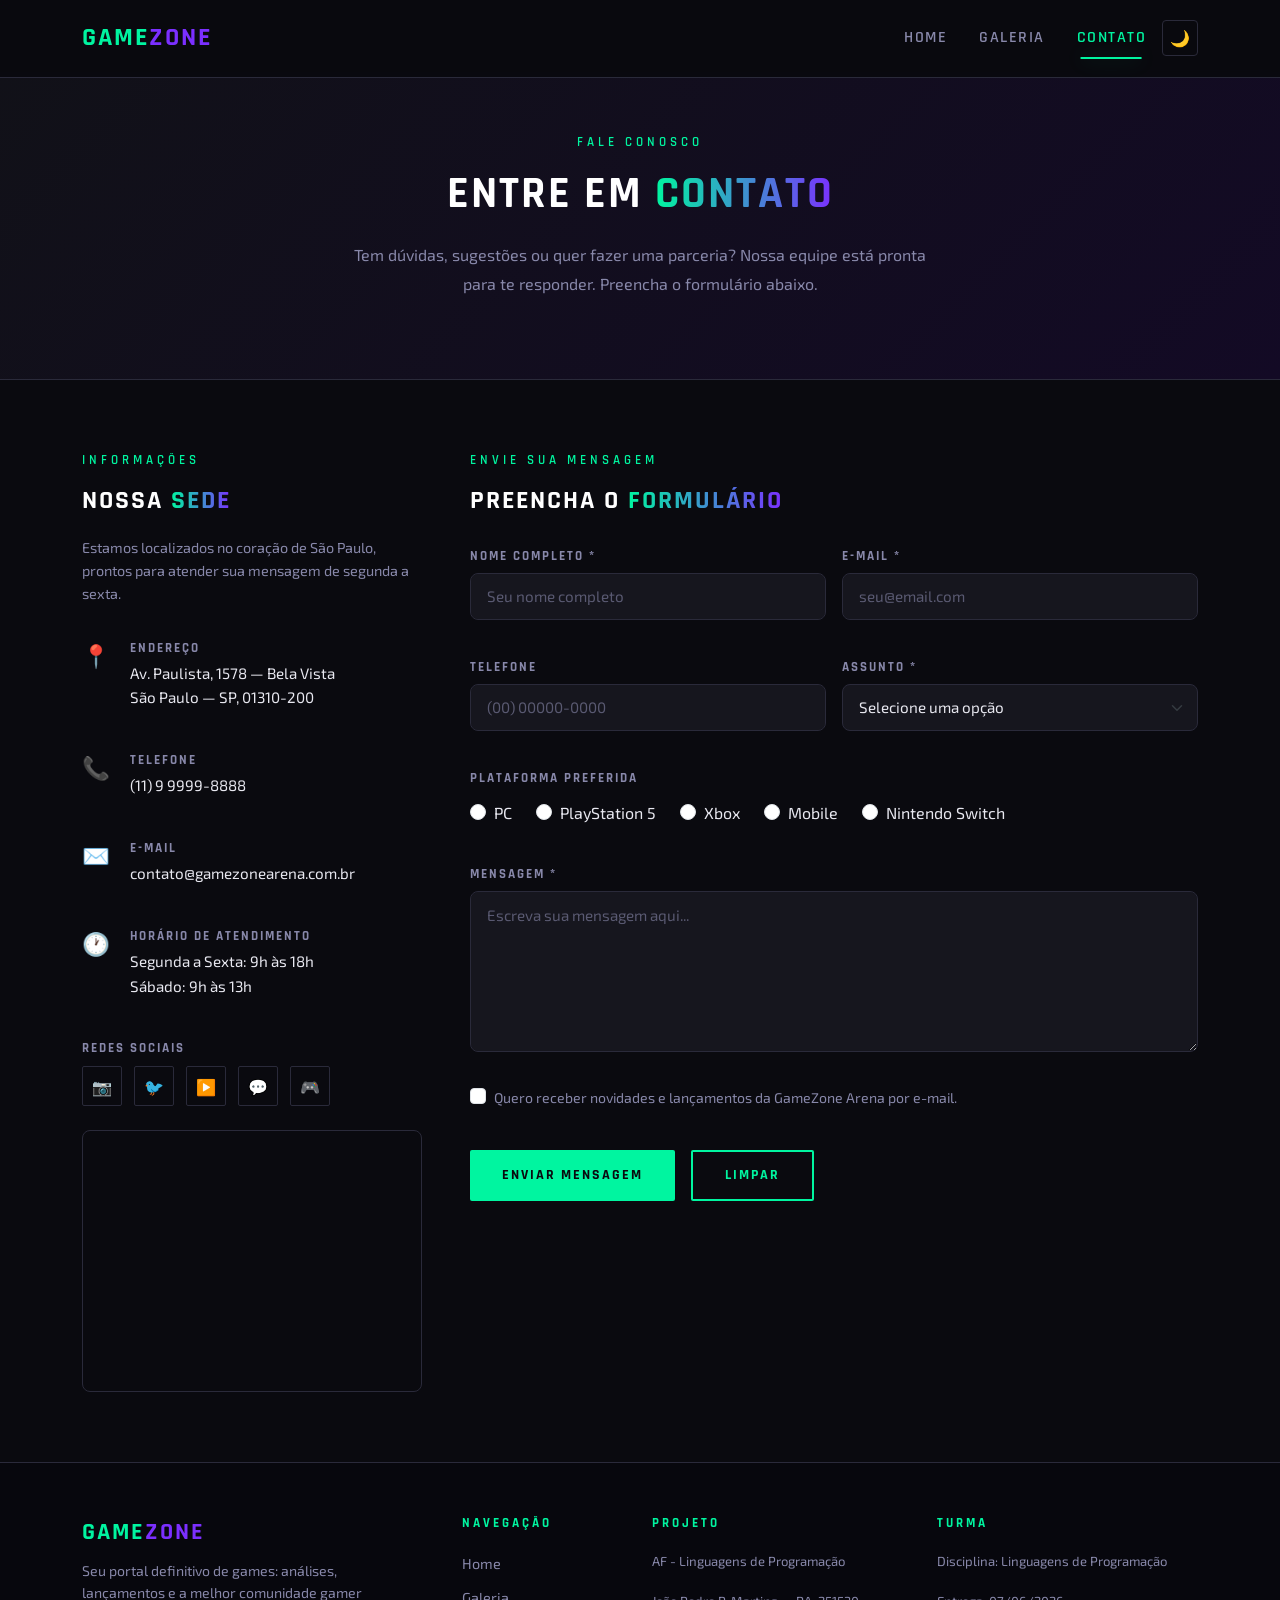
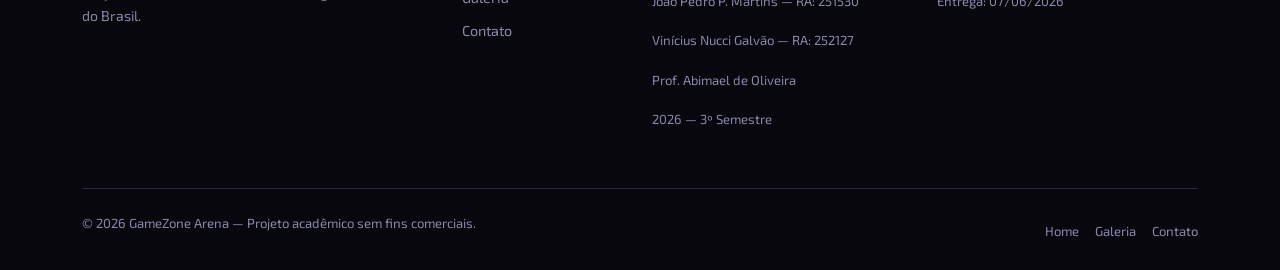
<file: contato.html>
<!--
AF - Avaliação Final - Linguagens de Programação
Tema do Projeto: GameZone Arena - Portal de Games
Aluno 1: João Pedro Pereira Martins - RA: 251530
Aluno 2: Vinícius Nucci Galvão - RA: 252127
Professor: Abimael de Oliveira
Data de entrega: 07/06
-->
<!DOCTYPE html>
<html lang="pt-br">

<head>
    <meta charset="UTF-8">
    <meta name="viewport" content="width=device-width, initial-scale=1.0">
    <title>GameZone Arena - Contato</title>

    <!-- Bootstrap CSS -->
    <link href="https://cdn.jsdelivr.net/npm/bootstrap@5.3.3/dist/css/bootstrap.min.css" rel="stylesheet">

    <!-- CSS próprio -->
    <link rel="stylesheet" href="./css/style.css">
</head>

<body>

    <!-- ===== HEADER / NAV ===== -->
    <header>
        <nav class="navbar navbar-expand-lg fixed-top">
            <div class="container">
                <a class="navbar-brand" href="index.html">GAME<span>ZONE</span></a>

                <div class="d-flex align-items-center gap-2 order-lg-last">
                    <button id="btnTema" class="btn-tema" title="Alternar tema">🌙</button>
                    <button class="navbar-toggler ms-2" type="button" data-bs-toggle="collapse"
                        data-bs-target="#menuPrincipal" aria-controls="menuPrincipal" aria-expanded="false"
                        aria-label="Abrir menu">
                        <span class="navbar-toggler-icon"></span>
                    </button>
                </div>

                <div class="collapse navbar-collapse" id="menuPrincipal">
                    <ul class="navbar-nav ms-auto">
                        <li class="nav-item">
                            <a class="nav-link" href="index.html">Home</a>
                        </li>
                        <li class="nav-item">
                            <a class="nav-link" href="galeria.html">Galeria</a>
                        </li>
                        <li class="nav-item">
                            <a class="nav-link" href="contato.html">Contato</a>
                        </li>
                    </ul>
                </div>
            </div>
        </nav>
    </header>

    <main>

        <!-- ===== PAGE HERO ===== -->
        <section class="page-hero">
            <div class="container">
                <span class="sec-label">Fale Conosco</span>
                <h1 class="sec-titulo">Entre em <span class="titulo-gradiente">Contato</span></h1>
                <p class="sec-subtitulo">Tem dúvidas, sugestões ou quer fazer uma parceria? Nossa equipe está pronta
                    para te responder. Preencha o formulário abaixo.</p>
            </div>
        </section>

        <!-- ===== SEÇÃO CONTATO ===== -->
        <section class="sec-contato">
            <div class="container">
                <div class="row g-5">

                    <!-- Coluna de informações -->
                    <div class="col-lg-4">
                        <span class="sec-label">Informações</span>
                        <h2 class="sec-titulo" style="font-size:1.6rem;">Nossa <span
                                class="titulo-gradiente">Sede</span></h2>
                        <p style="color: var(--cor-texto-muted); font-size: 0.9rem; margin-bottom: 2rem;">
                            Estamos localizados no coração de São Paulo, prontos para atender sua mensagem de segunda a
                            sexta.
                        </p>

                        <div class="contato-info">

                            <div class="info-item">
                                <span class="info-icone">📍</span>
                                <div>
                                    <p class="info-titulo">Endereço</p>
                                    <p class="info-valor">Av. Paulista, 1578 — Bela Vista<br>São Paulo — SP, 01310-200
                                    </p>
                                </div>
                            </div>

                            <div class="info-item">
                                <span class="info-icone">📞</span>
                                <div>
                                    <p class="info-titulo">Telefone</p>
                                    <p class="info-valor">(11) 9 9999-8888</p>
                                </div>
                            </div>

                            <div class="info-item">
                                <span class="info-icone">✉️</span>
                                <div>
                                    <p class="info-titulo">E-mail</p>
                                    <p class="info-valor">contato@gamezonearena.com.br</p>
                                </div>
                            </div>

                            <div class="info-item">
                                <span class="info-icone">🕐</span>
                                <div>
                                    <p class="info-titulo">Horário de Atendimento</p>
                                    <p class="info-valor">Segunda a Sexta: 9h às 18h<br>Sábado: 9h às 13h</p>
                                </div>
                            </div>

                        </div>

                        <!-- Redes Sociais -->
                        <div class="mt-4">
                            <p class="info-titulo">Redes Sociais</p>
                            <div class="redes-sociais">
                                <a href="#" class="rede-btn" title="Instagram" aria-label="Instagram da GameZone">📷</a>
                                <a href="#" class="rede-btn" title="Twitter / X" aria-label="Twitter da GameZone">🐦</a>
                                <a href="#" class="rede-btn" title="YouTube" aria-label="YouTube da GameZone">▶️</a>
                                <a href="#" class="rede-btn" title="Discord" aria-label="Discord da GameZone">💬</a>
                                <a href="#" class="rede-btn" title="Twitch" aria-label="Twitch da GameZone">🎮</a>
                            </div>
                        </div>

                        <!-- Mapa -->
                        <div class="mapa-wrapper mt-4">
                            <iframe
                                src="https://www.google.com/maps/embed?pb=!1m18!1m12!1m3!1d3657.1977697748!2d-46.65590608502204!3d-23.56139798468178!2m3!1f0!2f0!3f0!3m2!1i1024!2i768!4f13.1!3m3!1m2!1s0x94ce59c8da0aa315%3A0xd59f9431f2c9776a!2sAv.%20Paulista%2C%201578%20-%20Bela%20Vista%2C%20S%C3%A3o%20Paulo%20-%20SP!5e0!3m2!1spt-BR!2sbr!4v1649080000000!5m2!1spt-BR!2sbr"
                                width="100%" height="260" style="border:0;" allowfullscreen="" loading="lazy"
                                referrerpolicy="no-referrer-when-downgrade"
                                title="Mapa com localização da GameZone Arena na Av. Paulista, São Paulo">
                            </iframe>
                        </div>

                    </div>

                    <!-- Coluna do formulário -->
                    <div class="col-lg-8">
                        <span class="sec-label">Envie sua mensagem</span>
                        <h2 class="sec-titulo" style="font-size:1.6rem; margin-bottom: 1.5rem;">Preencha o <span
                                class="titulo-gradiente">Formulário</span></h2>

                        <form class="form-contato" id="formContato" action="#" method="post" novalidate>

                            <div class="row g-3">

                                <!-- Nome -->
                                <div class="col-md-6">
                                    <div class="mb-3">
                                        <label for="nome" class="form-label">Nome Completo *</label>
                                        <input type="text" id="nome" name="nome" class="form-control"
                                            placeholder="Seu nome completo" required minlength="3" aria-required="true">
                                    </div>
                                </div>

                                <!-- E-mail -->
                                <div class="col-md-6">
                                    <div class="mb-3">
                                        <label for="email" class="form-label">E-mail *</label>
                                        <input type="email" id="email" name="email" class="form-control"
                                            placeholder="seu@email.com" required aria-required="true">
                                    </div>
                                </div>

                                <!-- Telefone -->
                                <div class="col-md-6">
                                    <div class="mb-3">
                                        <label for="telefone" class="form-label">Telefone</label>
                                        <input type="tel" id="telefone" name="telefone" class="form-control"
                                            placeholder="(00) 00000-0000" pattern="\(\d{2}\)\s?\d{4,5}-\d{4}">
                                    </div>
                                </div>

                                <!-- Assunto -->
                                <div class="col-md-6">
                                    <div class="mb-3">
                                        <label for="assunto" class="form-label">Assunto *</label>
                                        <select id="assunto" name="assunto" class="form-select" required
                                            aria-required="true">
                                            <option value="">Selecione uma opção</option>
                                            <option value="duvida">Dúvida</option>
                                            <option value="sugestao">Sugestão de jogo</option>
                                            <option value="parceria">Parceria / Publicidade</option>
                                            <option value="imprensa">Imprensa</option>
                                            <option value="esports">E-Sports / Torneio</option>
                                            <option value="outro">Outro</option>
                                        </select>
                                    </div>
                                </div>

                                <!-- Plataforma preferida -->
                                <div class="col-12">
                                    <div class="mb-3">
                                        <label class="form-label">Plataforma Preferida</label>
                                        <div class="d-flex gap-4 flex-wrap" style="padding-top: 0.3rem;">
                                            <div class="form-check">
                                                <input class="form-check-input" type="radio" name="plataforma"
                                                    id="plat-pc" value="PC">
                                                <label class="form-check-label" for="plat-pc"
                                                    style="color: var(--cor-texto);">PC</label>
                                            </div>
                                            <div class="form-check">
                                                <input class="form-check-input" type="radio" name="plataforma"
                                                    id="plat-ps5" value="PS5">
                                                <label class="form-check-label" for="plat-ps5"
                                                    style="color: var(--cor-texto);">PlayStation 5</label>
                                            </div>
                                            <div class="form-check">
                                                <input class="form-check-input" type="radio" name="plataforma"
                                                    id="plat-xbox" value="Xbox">
                                                <label class="form-check-label" for="plat-xbox"
                                                    style="color: var(--cor-texto);">Xbox</label>
                                            </div>
                                            <div class="form-check">
                                                <input class="form-check-input" type="radio" name="plataforma"
                                                    id="plat-mobile" value="Mobile">
                                                <label class="form-check-label" for="plat-mobile"
                                                    style="color: var(--cor-texto);">Mobile</label>
                                            </div>
                                            <div class="form-check">
                                                <input class="form-check-input" type="radio" name="plataforma"
                                                    id="plat-switch" value="Switch">
                                                <label class="form-check-label" for="plat-switch"
                                                    style="color: var(--cor-texto);">Nintendo Switch</label>
                                            </div>
                                        </div>
                                    </div>
                                </div>

                                <!-- Mensagem -->
                                <div class="col-12">
                                    <div class="mb-3">
                                        <label for="mensagem" class="form-label">Mensagem *</label>
                                        <textarea id="mensagem" name="mensagem" class="form-control" rows="6"
                                            placeholder="Escreva sua mensagem aqui..." required minlength="10"
                                            aria-required="true"></textarea>
                                    </div>
                                </div>

                                <!-- Checkbox newsletter -->
                                <div class="col-12">
                                    <div class="form-check mb-4">
                                        <input class="form-check-input" type="checkbox" id="newsletter"
                                            name="newsletter" value="sim">
                                        <label class="form-check-label" for="newsletter"
                                            style="color: var(--cor-texto-muted); font-size: 0.88rem;">
                                            Quero receber novidades e lançamentos da GameZone Arena por e-mail.
                                        </label>
                                    </div>
                                </div>

                                <!-- Botões -->
                                <div class="col-12">
                                    <div class="d-flex gap-3 flex-wrap">
                                        <button type="submit" class="btn-neon">Enviar Mensagem</button>
                                        <button type="reset" class="btn-outline-neon">Limpar</button>
                                    </div>
                                </div>

                            </div>
                        </form>

                        <!-- Alerta de sucesso -->
                        <div id="alertaSucesso" class="alerta-sucesso" role="alert" aria-live="polite">
                            ✅ Mensagem enviada com sucesso! Em breve nossa equipe entrará em contato.
                        </div>

                    </div>
                </div>
            </div>
        </section>

    </main>

    <!-- ===== RODAPÉ ===== -->
    <footer class="rodape">
        <div class="container">
            <div class="row g-4">
                <div class="col-md-4">
                    <div class="rodape-brand">GAME<span>ZONE</span></div>
                    <p class="rodape-desc">Seu portal definitivo de games: análises, lançamentos e a melhor comunidade
                        gamer do Brasil.</p>
                </div>

                <div class="col-6 col-md-2">
                    <p class="rodape-titulo">Navegação</p>
                    <ul class="rodape-links">
                        <li><a href="index.html">Home</a></li>
                        <li><a href="galeria.html">Galeria</a></li>
                        <li><a href="contato.html">Contato</a></li>
                    </ul>
                </div>

                <div class="col-6 col-md-3">
                    <p class="rodape-titulo">Projeto</p>
                    <div class="rodape-alunos">
                        <p>AF - Linguagens de Programação</p>
                        <p>João Pedro P. Martins — RA: 251530</p>
                        <p>Vinícius Nucci Galvão — RA: 252127</p>
                        <p>Prof. Abimael de Oliveira</p>
                        <p>2026 — 3º Semestre</p>
                    </div>
                </div>

                <div class="col-md-3">
                    <p class="rodape-titulo">Turma</p>
                    <div class="rodape-alunos">
                        <p>Disciplina: Linguagens de Programação</p>
                        <p>Entrega: 07/06/2026</p>
                    </div>
                </div>
            </div>

            <div
                class="rodape-bottom d-flex flex-column flex-md-row justify-content-between align-items-center gap-2 text-center">
                <p>© 2026 GameZone Arena — Projeto acadêmico sem fins comerciais.</p>
                <div class="d-flex gap-3">
                    <a href="index.html">Home</a>
                    <a href="galeria.html">Galeria</a>
                    <a href="contato.html">Contato</a>
                </div>
            </div>
        </div>
    </footer>

    <!-- Botão voltar ao topo -->
    <button id="btnTopo" class="btn-topo" title="Voltar ao topo">↑</button>

    <!-- Bootstrap JS -->
    <script src="https://cdn.jsdelivr.net/npm/bootstrap@5.3.3/dist/js/bootstrap.bundle.min.js"></script>

    <!-- JS próprio -->
    <script src="./js/script.js"></script>
</body>

</html>
</file>
<file: css/style.css>
/*
AF - Avaliação Final - Linguagens de Programação
Tema do Projeto: GameZone Arena - Portal de Games
Aluno 1: João Pedro Pereira Martins - RA: 251530
Aluno 2: Vinícius Nucci Galvão - RA: 252127
Professor: Abimael de Oliveira
Data de entrega: 07/06
*/

/* ================================================
   VARIÁVEIS E RESET
================================================ */
@import url('https://fonts.googleapis.com/css2?family=Rajdhani:wght@400;500;600;700&family=Exo+2:wght@300;400;600;700;900&display=swap');

:root {
    --cor-primaria: #00f5a0;
    --cor-secundaria: #7b2fff;
    --cor-accent: #ff2d78;
    --cor-fundo: #0a0a0f;
    --cor-fundo2: #111118;
    --cor-card: #16161e;
    --cor-borda: #2a2a3a;
    --cor-texto: #e8e8f0;
    --cor-texto-muted: #8888aa;
    --espacamento-padrao: 2rem;
    --radius: 8px;
    --sombra-neon: 0 0 20px rgba(0, 245, 160, 0.3);
    --sombra-roxo: 0 0 20px rgba(123, 47, 255, 0.4);
}

* {
    margin: 0;
    padding: 0;
    box-sizing: border-box;
}

html {
    scroll-behavior: smooth;
}

body {
    font-family: 'Exo 2', sans-serif;
    background-color: var(--cor-fundo);
    color: var(--cor-texto);
    line-height: 1.6;
    padding-top: 72px;
    overflow-x: hidden;
}

img {
    max-width: 100%;
    display: block;
}

section {
    padding: 70px 0;
}

a {
    text-decoration: none;
    color: inherit;
}

/* ================================================
   NAVBAR
================================================ */
.navbar {
    background-color: rgba(10, 10, 15, 0.95) !important;
    border-bottom: 1px solid var(--cor-borda);
    backdrop-filter: blur(10px);
    -webkit-backdrop-filter: blur(10px);
    padding: 0.8rem 0;
}

.navbar-brand {
    font-family: 'Rajdhani', sans-serif;
    font-size: 1.6rem;
    font-weight: 700;
    letter-spacing: 2px;
    color: var(--cor-primaria) !important;
    text-transform: uppercase;
}

.navbar-brand span {
    color: var(--cor-secundaria);
}

.nav-link {
    font-family: 'Rajdhani', sans-serif;
    font-size: 1rem;
    font-weight: 600;
    letter-spacing: 1.5px;
    text-transform: uppercase;
    color: var(--cor-texto-muted) !important;
    transition: color 0.3s ease;
    padding: 0.5rem 1rem !important;
    position: relative;
}

.nav-link::after {
    content: '';
    position: absolute;
    bottom: 0;
    left: 50%;
    transform: translateX(-50%);
    width: 0;
    height: 2px;
    background: var(--cor-primaria);
    transition: width 0.3s ease;
    box-shadow: var(--sombra-neon);
}

.nav-link:hover,
.nav-link.ativo-link {
    color: var(--cor-primaria) !important;
}

.nav-link:hover::after,
.nav-link.ativo-link::after {
    width: 60%;
}

.navbar-toggler {
    border-color: var(--cor-borda) !important;
}

.navbar-toggler-icon {
    filter: invert(1) brightness(0.5) sepia(1) hue-rotate(100deg) saturate(5);
}

/* ================================================
   CARROSSEL
================================================ */
.carousel-section {
    padding: 0;
}

.carousel-item {
    height: 85vh;
    min-height: 480px;
    position: relative;
    overflow: hidden;
}

.carousel-item img {
    width: 100%;
    height: 100%;
    object-fit: cover;
    filter: brightness(0.45);
}

.carousel-caption {
    bottom: 50%;
    transform: translateY(50%);
    text-align: left;
    left: 8%;
    right: 8%;
}

.carousel-caption h2 {
    font-family: 'Rajdhani', sans-serif;
    font-size: clamp(2rem, 5vw, 3.8rem);
    font-weight: 700;
    text-transform: uppercase;
    letter-spacing: 3px;
    color: #fff;
    text-shadow: 0 0 30px rgba(0, 245, 160, 0.5);
    margin-bottom: 1rem;
    animation: slideInLeft 0.7s ease;
}

.carousel-caption p {
    font-size: clamp(0.9rem, 2vw, 1.1rem);
    color: var(--cor-texto-muted);
    max-width: 550px;
    margin-bottom: 1.5rem;
}

.carousel-caption .badge-platform {
    display: inline-block;
    background: var(--cor-primaria);
    color: var(--cor-fundo);
    font-family: 'Rajdhani', sans-serif;
    font-weight: 700;
    font-size: 0.75rem;
    letter-spacing: 2px;
    padding: 4px 14px;
    text-transform: uppercase;
    margin-bottom: 1rem;
}

.carousel-caption .btn-ver-jogo {
    display: inline-block;
    background: transparent;
    border: 2px solid var(--cor-primaria);
    color: var(--cor-primaria);
    font-family: 'Rajdhani', sans-serif;
    font-weight: 700;
    font-size: 1rem;
    letter-spacing: 2px;
    padding: 10px 28px;
    text-transform: uppercase;
    transition: all 0.3s ease;
}

.carousel-caption .btn-ver-jogo:hover {
    background: var(--cor-primaria);
    color: var(--cor-fundo);
    box-shadow: var(--sombra-neon);
}

.carousel-indicators [data-bs-target] {
    width: 30px;
    height: 3px;
    background-color: var(--cor-primaria);
    opacity: 0.4;
    border-radius: 0;
    border: none;
}

.carousel-indicators .active {
    opacity: 1;
    box-shadow: var(--sombra-neon);
}

/* ================================================
   SEÇÃO APRESENTAÇÃO
================================================ */
.sec-apresentacao {
    background-color: var(--cor-fundo2);
    text-align: center;
    border-top: 1px solid var(--cor-borda);
    border-bottom: 1px solid var(--cor-borda);
}

.sec-label {
    font-family: 'Rajdhani', sans-serif;
    font-size: 0.8rem;
    font-weight: 600;
    letter-spacing: 4px;
    text-transform: uppercase;
    color: var(--cor-primaria);
    margin-bottom: 1rem;
    display: block;
}

.sec-titulo {
    font-family: 'Rajdhani', sans-serif;
    font-size: clamp(1.8rem, 4vw, 2.8rem);
    font-weight: 700;
    text-transform: uppercase;
    letter-spacing: 2px;
    margin-bottom: 1.2rem;
    color: #fff;
}

.titulo-gradiente {
    background: linear-gradient(90deg, var(--cor-primaria), var(--cor-secundaria));
    -webkit-background-clip: text;
    -webkit-text-fill-color: transparent;
    background-clip: text;
}

.sec-subtitulo {
    color: var(--cor-texto-muted);
    max-width: 600px;
    margin: 0 auto 2.5rem;
    font-size: 1rem;
    line-height: 1.8;
}

/* Estatísticas */
.stats-grid {
    display: flex;
    justify-content: center;
    gap: 3rem;
    flex-wrap: wrap;
    margin-top: 3rem;
    padding-top: 2.5rem;
    border-top: 1px solid var(--cor-borda);
}

.stat-item {
    text-align: center;
}

.stat-numero {
    font-family: 'Rajdhani', sans-serif;
    font-size: 2.5rem;
    font-weight: 700;
    color: var(--cor-primaria);
    display: block;
    line-height: 1;
}

.stat-label {
    font-size: 0.8rem;
    letter-spacing: 2px;
    text-transform: uppercase;
    color: var(--cor-texto-muted);
}

/* ================================================
   SEÇÃO DESTAQUES / CARDS
================================================ */
.sec-destaques {
    background-color: var(--cor-fundo);
}

.card-jogo {
    background-color: var(--cor-card);
    border: 1px solid var(--cor-borda);
    border-radius: var(--radius);
    overflow: hidden;
    transition: transform 0.35s ease, box-shadow 0.35s ease, border-color 0.35s ease;
    height: 100%;
}

.card-jogo:hover {
    transform: translateY(-10px);
    box-shadow: 0 20px 40px rgba(0, 0, 0, 0.5), var(--sombra-neon);
    border-color: var(--cor-primaria);
}

.card-jogo .card-img-wrapper {
    position: relative;
    overflow: hidden;
    height: 200px;
}

.card-jogo .card-img-wrapper img {
    width: 100%;
    height: 100%;
    object-fit: cover;
    transition: transform 0.5s ease;
}

.card-jogo:hover .card-img-wrapper img {
    transform: scale(1.08);
}

.card-genero {
    position: absolute;
    top: 12px;
    left: 12px;
    background: var(--cor-secundaria);
    color: #fff;
    font-family: 'Rajdhani', sans-serif;
    font-size: 0.7rem;
    font-weight: 700;
    letter-spacing: 2px;
    padding: 3px 10px;
    text-transform: uppercase;
}

.card-rating {
    position: absolute;
    top: 12px;
    right: 12px;
    background: rgba(10, 10, 15, 0.85);
    color: var(--cor-primaria);
    font-family: 'Rajdhani', sans-serif;
    font-weight: 700;
    font-size: 0.85rem;
    padding: 3px 10px;
    border: 1px solid var(--cor-primaria);
}

.card-jogo .card-body {
    padding: 1.2rem;
    background: var(--cor-card);
}

.card-jogo .card-title {
    font-family: 'Rajdhani', sans-serif;
    font-size: 1.2rem;
    font-weight: 700;
    text-transform: uppercase;
    letter-spacing: 1px;
    color: #fff;
    margin-bottom: 0.4rem;
}

.card-jogo .card-text {
    font-size: 0.88rem;
    color: var(--cor-texto-muted);
    line-height: 1.6;
}

.card-plataformas {
    margin-top: 0.8rem;
    display: flex;
    gap: 6px;
    flex-wrap: wrap;
}

.badge-plat {
    font-size: 0.7rem;
    font-family: 'Rajdhani', sans-serif;
    font-weight: 600;
    letter-spacing: 1px;
    padding: 3px 8px;
    border: 1px solid var(--cor-borda);
    color: var(--cor-texto-muted);
    text-transform: uppercase;
}

/* ================================================
   SEÇÃO CHAMADA GALERIA
================================================ */
.sec-chamada-galeria {
    background: linear-gradient(135deg, var(--cor-fundo2) 0%, #1a0a2e 100%);
    border-top: 1px solid var(--cor-borda);
    border-bottom: 1px solid var(--cor-borda);
    text-align: center;
    position: relative;
    overflow: hidden;
}

.sec-chamada-galeria::before {
    content: '';
    position: absolute;
    top: -50%;
    left: -50%;
    width: 200%;
    height: 200%;
    background: radial-gradient(circle at center, rgba(123, 47, 255, 0.08) 0%, transparent 60%);
    pointer-events: none;
}

/* ================================================
   SEÇÃO CHAMADA CONTATO
================================================ */
.sec-chamada-contato {
    background-color: var(--cor-fundo2);
    text-align: center;
}

/* ================================================
   BOTÕES
================================================ */
.btn-neon {
    display: inline-block;
    background: var(--cor-primaria);
    color: var(--cor-fundo);
    font-family: 'Rajdhani', sans-serif;
    font-weight: 700;
    font-size: 0.9rem;
    letter-spacing: 2px;
    padding: 12px 32px;
    text-transform: uppercase;
    border: none;
    cursor: pointer;
    transition: all 0.3s ease;
    text-decoration: none;
    border-radius: 2px;
}

.btn-neon:hover {
    background: var(--cor-fundo);
    color: var(--cor-primaria);
    box-shadow: 0 0 0 2px var(--cor-primaria), var(--sombra-neon);
}

.btn-outline-neon {
    display: inline-block;
    background: transparent;
    color: var(--cor-primaria);
    font-family: 'Rajdhani', sans-serif;
    font-weight: 700;
    font-size: 0.9rem;
    letter-spacing: 2px;
    padding: 12px 32px;
    text-transform: uppercase;
    border: 2px solid var(--cor-primaria);
    cursor: pointer;
    transition: all 0.3s ease;
    text-decoration: none;
    border-radius: 2px;
}

.btn-outline-neon:hover {
    background: var(--cor-primaria);
    color: var(--cor-fundo);
    box-shadow: var(--sombra-neon);
}

.btn-roxo {
    display: inline-block;
    background: var(--cor-secundaria);
    color: #fff;
    font-family: 'Rajdhani', sans-serif;
    font-weight: 700;
    font-size: 0.9rem;
    letter-spacing: 2px;
    padding: 12px 32px;
    text-transform: uppercase;
    border: none;
    cursor: pointer;
    transition: all 0.3s ease;
    text-decoration: none;
    border-radius: 2px;
}

.btn-roxo:hover {
    background: var(--cor-fundo);
    color: var(--cor-secundaria);
    box-shadow: 0 0 0 2px var(--cor-secundaria), var(--sombra-roxo);
}

/* ================================================
   RODAPÉ
================================================ */
.rodape {
    background-color: #07070d;
    border-top: 1px solid var(--cor-borda);
    padding: 50px 0 20px;
}

.rodape-brand {
    font-family: 'Rajdhani', sans-serif;
    font-size: 1.5rem;
    font-weight: 700;
    color: var(--cor-primaria);
    letter-spacing: 2px;
    text-transform: uppercase;
    margin-bottom: 0.5rem;
}

.rodape-brand span {
    color: var(--cor-secundaria);
}

.rodape-desc {
    font-size: 0.88rem;
    color: var(--cor-texto-muted);
    margin-bottom: 1.5rem;
    max-width: 280px;
}

.rodape-titulo {
    font-family: 'Rajdhani', sans-serif;
    font-size: 0.8rem;
    font-weight: 700;
    letter-spacing: 3px;
    text-transform: uppercase;
    color: var(--cor-primaria);
    margin-bottom: 1rem;
}

.rodape-links {
    list-style: none;
    padding: 0;
}

.rodape-links li {
    margin-bottom: 0.5rem;
}

.rodape-links a {
    color: var(--cor-texto-muted);
    font-size: 0.9rem;
    transition: color 0.3s ease;
}

.rodape-links a:hover {
    color: var(--cor-primaria);
}

.rodape-bottom {
    border-top: 1px solid var(--cor-borda);
    margin-top: 2.5rem;
    padding-top: 1.5rem;
    font-size: 0.82rem;
    color: var(--cor-texto-muted);
}

.rodape-alunos {
    font-size: 0.82rem;
    color: var(--cor-texto-muted);
    line-height: 1.8;
}

/* ================================================
   BOTÃO VOLTAR AO TOPO
================================================ */
.btn-topo {
    position: fixed;
    right: 24px;
    bottom: 24px;
    width: 44px;
    height: 44px;
    display: none;
    align-items: center;
    justify-content: center;
    background: var(--cor-primaria);
    color: var(--cor-fundo);
    border: none;
    cursor: pointer;
    font-size: 1.2rem;
    z-index: 999;
    transition: all 0.3s ease;
    border-radius: 2px;
}

.btn-topo.mostrar {
    display: flex;
}

.btn-topo:hover {
    background: var(--cor-secundaria);
    box-shadow: var(--sombra-roxo);
    transform: translateY(-3px);
}

/* ================================================
   BOTÃO TEMA ESCURO / CLARO
================================================ */
.btn-tema {
    background: transparent;
    border: 1px solid var(--cor-borda);
    color: var(--cor-texto-muted);
    font-size: 1rem;
    width: 36px;
    height: 36px;
    cursor: pointer;
    transition: all 0.3s ease;
    border-radius: 4px;
    display: flex;
    align-items: center;
    justify-content: center;
}

.btn-tema:hover {
    border-color: var(--cor-primaria);
    color: var(--cor-primaria);
}

/* Modo claro */
body.tema-claro {
    --cor-fundo: #f0f2f5;
    --cor-fundo2: #e4e7ed;
    --cor-card: #ffffff;
    --cor-borda: #cccfe0;
    --cor-texto: #1a1a2e;
    --cor-texto-muted: #555570;
}

body.tema-claro .navbar {
    background-color: rgba(240, 242, 245, 0.97) !important;
}

body.tema-claro .rodape {
    background-color: #d8dbe5;
}

/* ================================================
   GALERIA PAGE
================================================ */
.page-hero {
    background: linear-gradient(135deg, var(--cor-fundo2) 0%, #130a25 100%);
    padding: 60px 0 40px;
    border-bottom: 1px solid var(--cor-borda);
    text-align: center;
}

.filtros-bar {
    display: flex;
    gap: 10px;
    flex-wrap: wrap;
    justify-content: center;
    margin-bottom: 3rem;
}

.btn-filtro {
    background: transparent;
    border: 1px solid var(--cor-borda);
    color: var(--cor-texto-muted);
    font-family: 'Rajdhani', sans-serif;
    font-size: 0.8rem;
    font-weight: 600;
    letter-spacing: 2px;
    padding: 8px 18px;
    text-transform: uppercase;
    cursor: pointer;
    transition: all 0.3s ease;
    border-radius: 2px;
}

.btn-filtro:hover,
.btn-filtro.ativo {
    background: var(--cor-primaria);
    border-color: var(--cor-primaria);
    color: var(--cor-fundo);
}

.sec-galeria {
    background-color: var(--cor-fundo);
}

.sec-lancamentos {
    background-color: var(--cor-fundo2);
    border-top: 1px solid var(--cor-borda);
}

/* Card galeria destaque */
.card-destaque-js {
    transform: scale(1.03);
    transition: 0.3s ease;
    border-color: var(--cor-primaria) !important;
    box-shadow: var(--sombra-neon) !important;
}

/* Card lançamento */
.card-lancamento {
    background: var(--cor-card);
    border: 1px solid var(--cor-borda);
    border-radius: var(--radius);
    overflow: hidden;
    display: flex;
    flex-direction: column;
    transition: transform 0.3s ease, box-shadow 0.3s ease;
    height: 100%;
}

.card-lancamento:hover {
    transform: translateY(-8px);
    box-shadow: 0 16px 32px rgba(0,0,0,0.4), var(--sombra-roxo);
}

.card-lancamento .lancamento-img {
    height: 180px;
    overflow: hidden;
}

.card-lancamento .lancamento-img img {
    width: 100%;
    height: 100%;
    object-fit: cover;
    transition: transform 0.4s ease;
}

.card-lancamento:hover .lancamento-img img {
    transform: scale(1.05);
}

.card-lancamento .lancamento-body {
    padding: 1rem;
    flex: 1;
    display: flex;
    flex-direction: column;
}

.data-lancamento {
    font-size: 0.75rem;
    color: var(--cor-accent);
    font-family: 'Rajdhani', sans-serif;
    font-weight: 700;
    letter-spacing: 2px;
    text-transform: uppercase;
    margin-bottom: 0.4rem;
}

.lancamento-titulo {
    font-family: 'Rajdhani', sans-serif;
    font-size: 1.1rem;
    font-weight: 700;
    text-transform: uppercase;
    color: #fff;
    margin-bottom: 0.3rem;
}

.lancamento-desc {
    font-size: 0.84rem;
    color: var(--cor-texto-muted);
    flex: 1;
}

/* ================================================
   CONTATO PAGE
================================================ */
.sec-contato {
    background-color: var(--cor-fundo);
}

.contato-info {
    display: flex;
    flex-direction: column;
    gap: 1.5rem;
}

.info-item {
    display: flex;
    gap: 1rem;
    align-items: flex-start;
}

.info-icone {
    font-size: 1.4rem;
    color: var(--cor-primaria);
    min-width: 32px;
}

.info-titulo {
    font-family: 'Rajdhani', sans-serif;
    font-size: 0.8rem;
    font-weight: 700;
    letter-spacing: 2px;
    text-transform: uppercase;
    color: var(--cor-texto-muted);
    margin-bottom: 0.2rem;
}

.info-valor {
    font-size: 0.95rem;
    color: var(--cor-texto);
}

.redes-sociais {
    display: flex;
    gap: 12px;
    margin-top: 0.5rem;
}

.rede-btn {
    width: 40px;
    height: 40px;
    display: flex;
    align-items: center;
    justify-content: center;
    border: 1px solid var(--cor-borda);
    color: var(--cor-texto-muted);
    font-size: 1rem;
    transition: all 0.3s ease;
    text-decoration: none;
    border-radius: 2px;
}

.rede-btn:hover {
    border-color: var(--cor-primaria);
    color: var(--cor-primaria);
    box-shadow: var(--sombra-neon);
}

/* Formulário */
.form-contato .form-label {
    font-family: 'Rajdhani', sans-serif;
    font-size: 0.8rem;
    font-weight: 700;
    letter-spacing: 2px;
    text-transform: uppercase;
    color: var(--cor-texto-muted);
    margin-bottom: 0.4rem;
}

.form-contato .form-control,
.form-contato .form-select {
    background-color: var(--cor-card);
    border: 1px solid var(--cor-borda);
    border-radius: var(--radius);
    color: var(--cor-texto);
    font-size: 0.95rem;
    padding: 0.7rem 1rem;
    transition: border-color 0.3s ease, box-shadow 0.3s ease;
}

.form-contato .form-control:focus,
.form-contato .form-select:focus {
    background-color: var(--cor-card);
    border-color: var(--cor-primaria);
    color: var(--cor-texto);
    box-shadow: 0 0 0 3px rgba(0, 245, 160, 0.15);
}

.form-contato .form-control::placeholder {
    color: var(--cor-texto-muted);
    opacity: 0.6;
}

.form-contato select option {
    background-color: var(--cor-card);
    color: var(--cor-texto);
}

.mapa-wrapper {
    border: 1px solid var(--cor-borda);
    border-radius: var(--radius);
    overflow: hidden;
    margin-top: 2rem;
}

.mapa-wrapper iframe {
    filter: invert(0.88) hue-rotate(180deg) saturate(0.6);
    display: block;
}

body.tema-claro .mapa-wrapper iframe {
    filter: none;
}

/* Alerta de sucesso */
.alerta-sucesso {
    display: none;
    background: rgba(0, 245, 160, 0.1);
    border: 1px solid var(--cor-primaria);
    color: var(--cor-primaria);
    padding: 1rem 1.2rem;
    border-radius: var(--radius);
    font-family: 'Rajdhani', sans-serif;
    font-weight: 600;
    letter-spacing: 1px;
    margin-top: 1rem;
}

.alerta-sucesso.show {
    display: block;
    animation: aparecer 0.4s ease;
}

/* ================================================
   ANIMAÇÕES
================================================ */
@keyframes aparecer {
    from {
        opacity: 0;
        transform: translateY(20px);
    }
    to {
        opacity: 1;
        transform: translateY(0);
    }
}

@keyframes slideInLeft {
    from {
        opacity: 0;
        transform: translateX(-30px);
    }
    to {
        opacity: 1;
        transform: translateX(0);
    }
}

@keyframes pulsar {
    0%, 100% { opacity: 1; }
    50% { opacity: 0.6; }
}

.animado {
    animation: aparecer 0.7s ease both;
}

.animado-delay-1 { animation-delay: 0.1s; }
.animado-delay-2 { animation-delay: 0.2s; }
.animado-delay-3 { animation-delay: 0.3s; }

/* ================================================
   RESPONSIVIDADE
================================================ */
@media (max-width: 992px) {
    .carousel-item {
        height: 65vh;
    }

    .navbar-collapse {
        background-color: rgba(10, 10, 15, 0.98);
        padding: 1rem;
        border-top: 1px solid var(--cor-borda);
        margin-top: 0.5rem;
    }

    .nav-link::after {
        display: none;
    }
}

@media (max-width: 768px) {
    section {
        padding: 50px 0;
    }

    .carousel-item {
        height: 55vh;
        min-height: 360px;
    }

    .carousel-caption {
        left: 5%;
        right: 5%;
    }

    .stats-grid {
        gap: 2rem;
    }

    .rodape .row > div {
        margin-bottom: 2rem;
    }
}

@media (max-width: 576px) {
    body {
        padding-top: 65px;
    }

    .carousel-item {
        height: 50vh;
    }

    .carousel-caption h2 {
        font-size: 1.4rem;
        letter-spacing: 1px;
    }

    .carousel-caption p {
        display: none;
    }

    .stats-grid {
        gap: 1.5rem;
    }

    .stat-numero {
        font-size: 1.8rem;
    }
}
</file>
